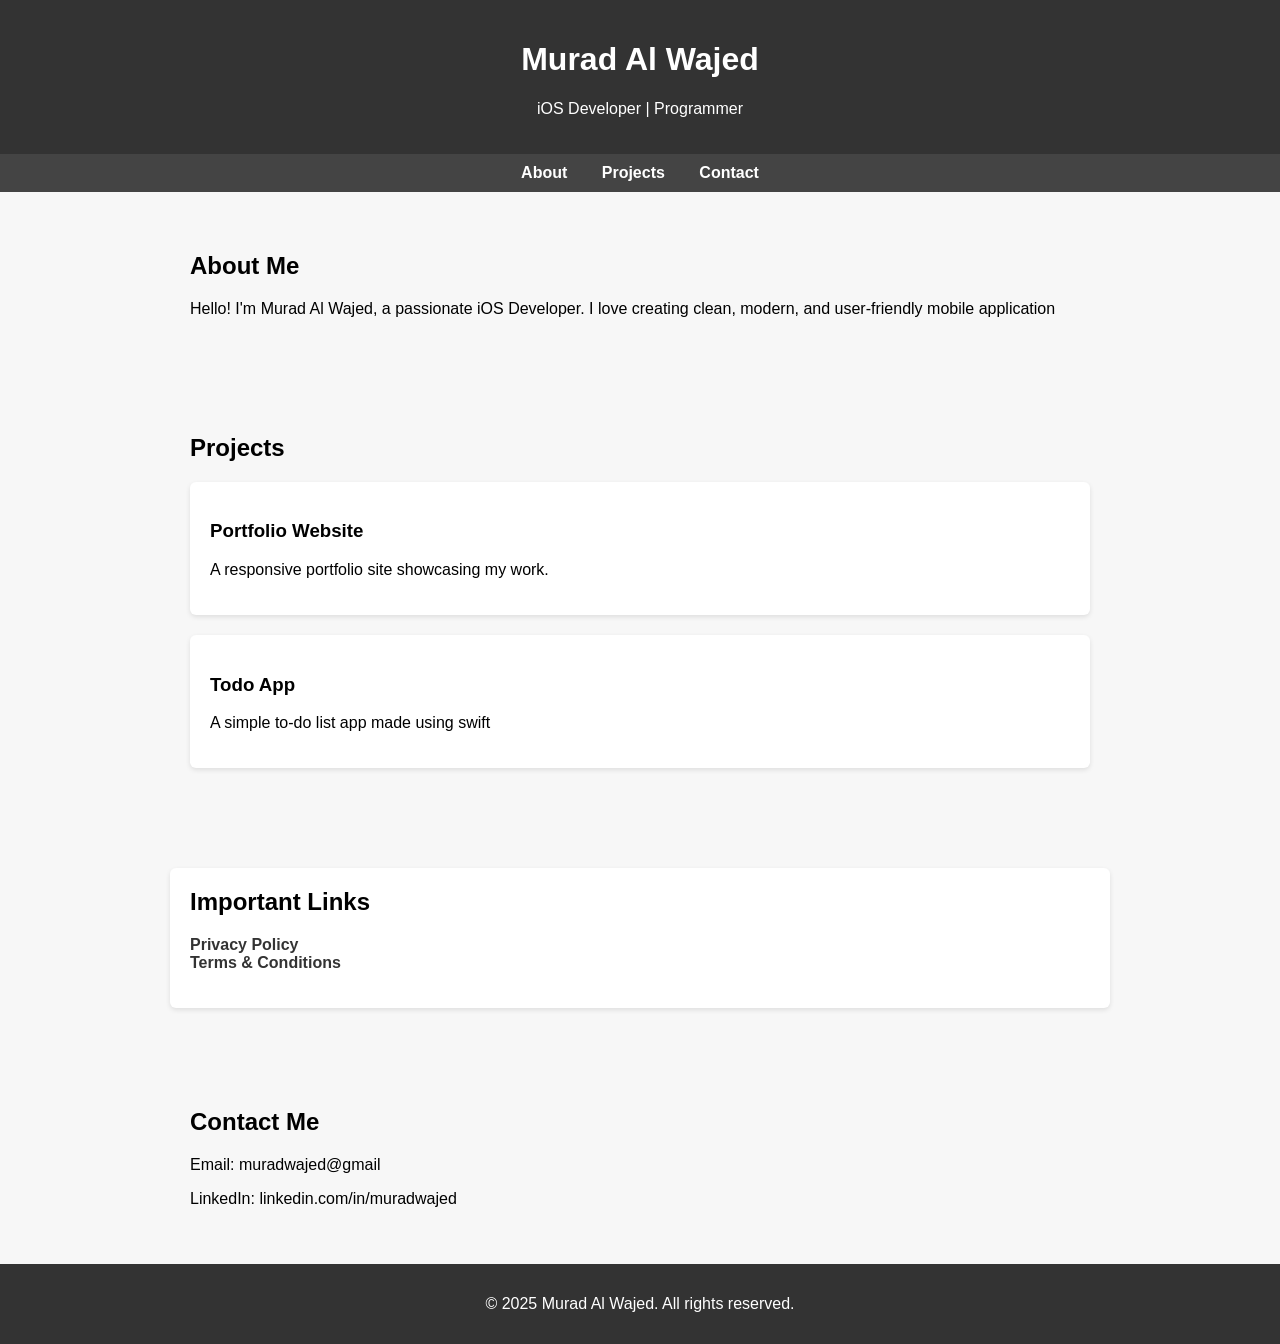
<file: index.html>
<!DOCTYPE html>
<html lang="en">
<head>
    <meta charset="UTF-8">
    <meta name="viewport" content="width=device-width, initial-scale=1.0">
    <title>My Portfolio</title>
    <style>
        body {
            font-family: Arial, sans-serif;
            margin: 0;
            padding: 0;
            background-color: #f7f7f7;
        }
        header {
            background-color: #333;
            color: white;
            padding: 20px 0;
            text-align: center;
        }
        nav {
            background-color: #444;
            padding: 10px;
            text-align: center;
        }
        nav a {
            color: white;
            text-decoration: none;
            margin: 0 15px;
            font-weight: bold;
        }
        section {
            padding: 40px;
            max-width: 900px;
            margin: auto;
        }
        .project {
            background: white;
            padding: 20px;
            margin-bottom: 20px;
            border-radius: 6px;
            box-shadow: 0px 2px 5px rgba(0,0,0,0.1);
        }
        footer {
            background-color: #333;
            color: white;
            text-align: center;
            padding: 15px 0;
        }
        #links {
    background: white;
    padding: 20px;
    margin: 40px auto;
    max-width: 900px;
    border-radius: 6px;
    box-shadow: 0px 2px 5px rgba(0,0,0,0.1);
}
#links h2 {
    margin-top: 0;
}
#links a {
    text-decoration: none;
    color: #333;
    font-weight: bold;
}
#links a:hover {
    color: #007BFF;
}

    </style>
</head>
<body>

<header>
    <h1>Murad Al Wajed</h1>
    <p>iOS Developer | Programmer</p>
</header>

<nav>
    <a href="#about">About</a>
    <a href="#projects">Projects</a>
    <a href="#contact">Contact</a>
</nav>

<section id="about">
    <h2>About Me</h2>
    <p>Hello! I'm Murad Al Wajed, a passionate iOS Developer. I love creating clean, modern, and user-friendly mobile application</p>
</section>

<section id="projects">
    <h2>Projects</h2>
    
    <div class="project">
        <h3>Portfolio Website</h3>
        <p>A responsive portfolio site showcasing my work.</p>
    </div>
    
    <div class="project">
        <h3>Todo App</h3>
        <p>A simple to-do list app made using swift</p>
    </div>
</section>

    <section id="links">
    <h2>Important Links</h2>
    <ul style="list-style: none; padding-left: 0;">
        <li><a href="privacy-policy.html" target="_blank">Privacy Policy</a></li>
        <li><a href="terms-and-conditions.html" target="_blank">Terms & Conditions</a></li>
    </ul>
</section>
    
<section id="contact">
    <h2>Contact Me</h2>
    <p>Email: muradwajed@gmail</p>
    <p>LinkedIn: linkedin.com/in/muradwajed</p>
</section>

<footer>
    <p>© 2025 Murad Al Wajed. All rights reserved.</p>
</footer>

</body>
</html>
</file>
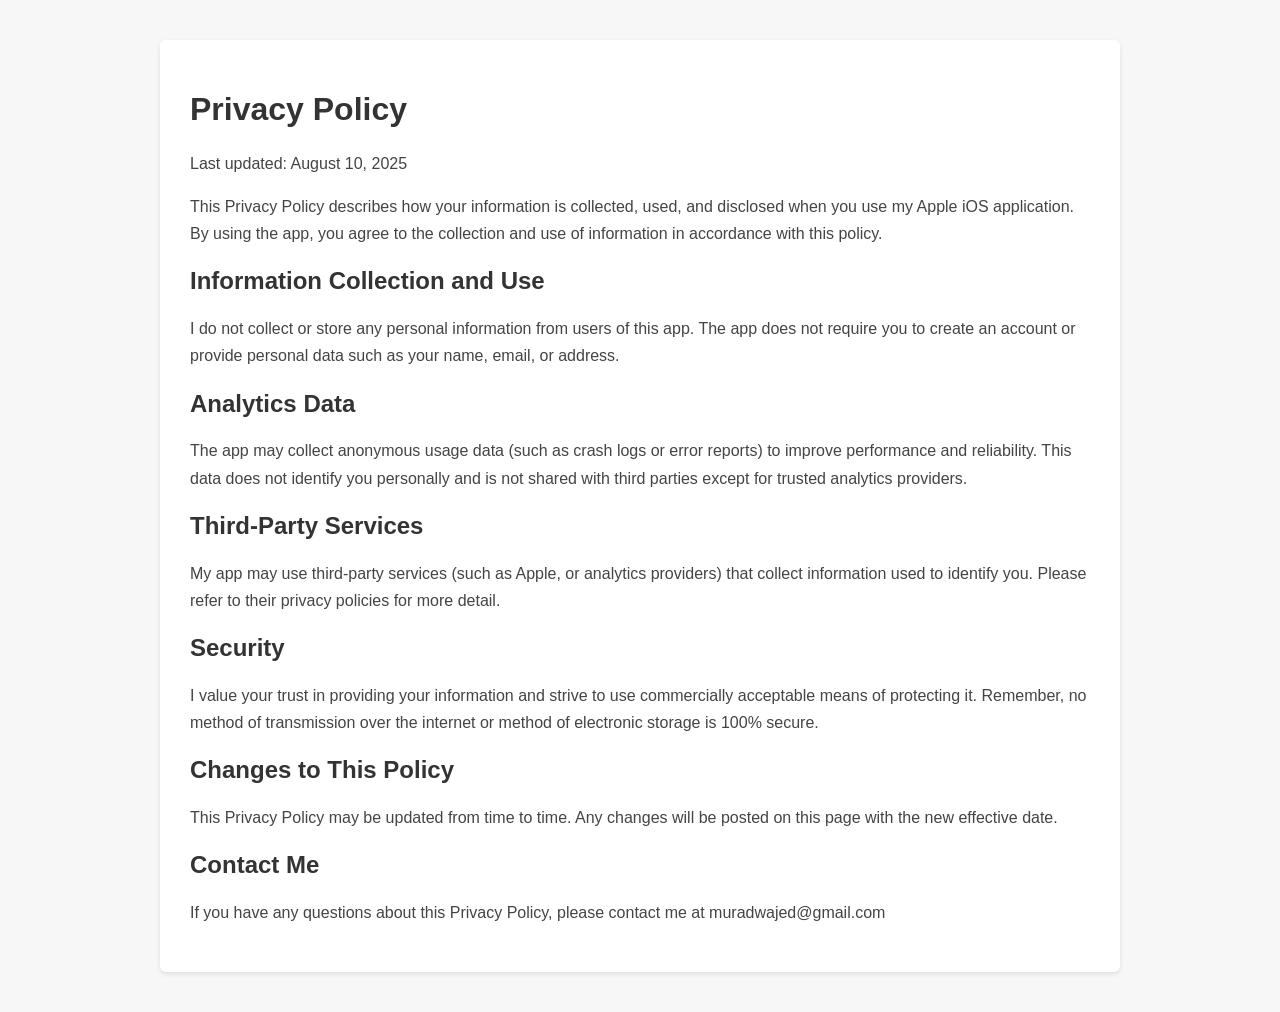
<file: privacy-policy.html>
<!DOCTYPE html>
<html lang="en">
<head>
    <meta charset="UTF-8">
    <meta name="viewport" content="width=device-width, initial-scale=1.0">
    <title>Privacy Policy</title>
    <style>
        body {
            font-family: Arial, sans-serif;
            background-color: #f7f7f7;
            margin: 0;
            padding: 0;
        }
        .policy-container {
            background: white;
            max-width: 900px;
            margin: 40px auto;
            padding: 30px;
            border-radius: 6px;
            box-shadow: 0px 2px 5px rgba(0,0,0,0.1);
        }
        h1, h2 {
            color: #333;
        }
        p {
            line-height: 1.7;
            color: #444;
        }
    </style>
</head>
<body>
    <div class="policy-container">
        <h1>Privacy Policy</h1>
        <p>Last updated: August 10, 2025</p>

        <p>
            This Privacy Policy describes how your information is collected, used, and disclosed when you use my Apple iOS application. By using the app, you agree to the collection and use of information in accordance with this policy.
        </p>

        <h2>Information Collection and Use</h2>
        <p>
            I do not collect or store any personal information from users of this app. The app does not require you to create an account or provide personal data such as your name, email, or address.
        </p>

        <h2>Analytics Data</h2>
        <p>
            The app may collect anonymous usage data (such as crash logs or error reports) to improve performance and reliability. This data does not identify you personally and is not shared with third parties except for trusted analytics providers.
        </p>

        <h2>Third-Party Services</h2>
        <p>
            My app may use third-party services (such as Apple, or analytics providers) that collect information used to identify you. Please refer to their privacy policies for more detail.
        </p>

        <h2>Security</h2>
        <p>
            I value your trust in providing your information and strive to use commercially acceptable means of protecting it. Remember, no method of transmission over the internet or method of electronic storage is 100% secure.
        </p>

        <h2>Changes to This Policy</h2>
        <p>
            This Privacy Policy may be updated from time to time. Any changes will be posted on this page with the new effective date.
        </p>

        <h2>Contact Me</h2>
        <p>
            If you have any questions about this Privacy Policy, please contact me at muradwajed@gmail.com
        </p>
    </div>
</body>
</html>
</file>
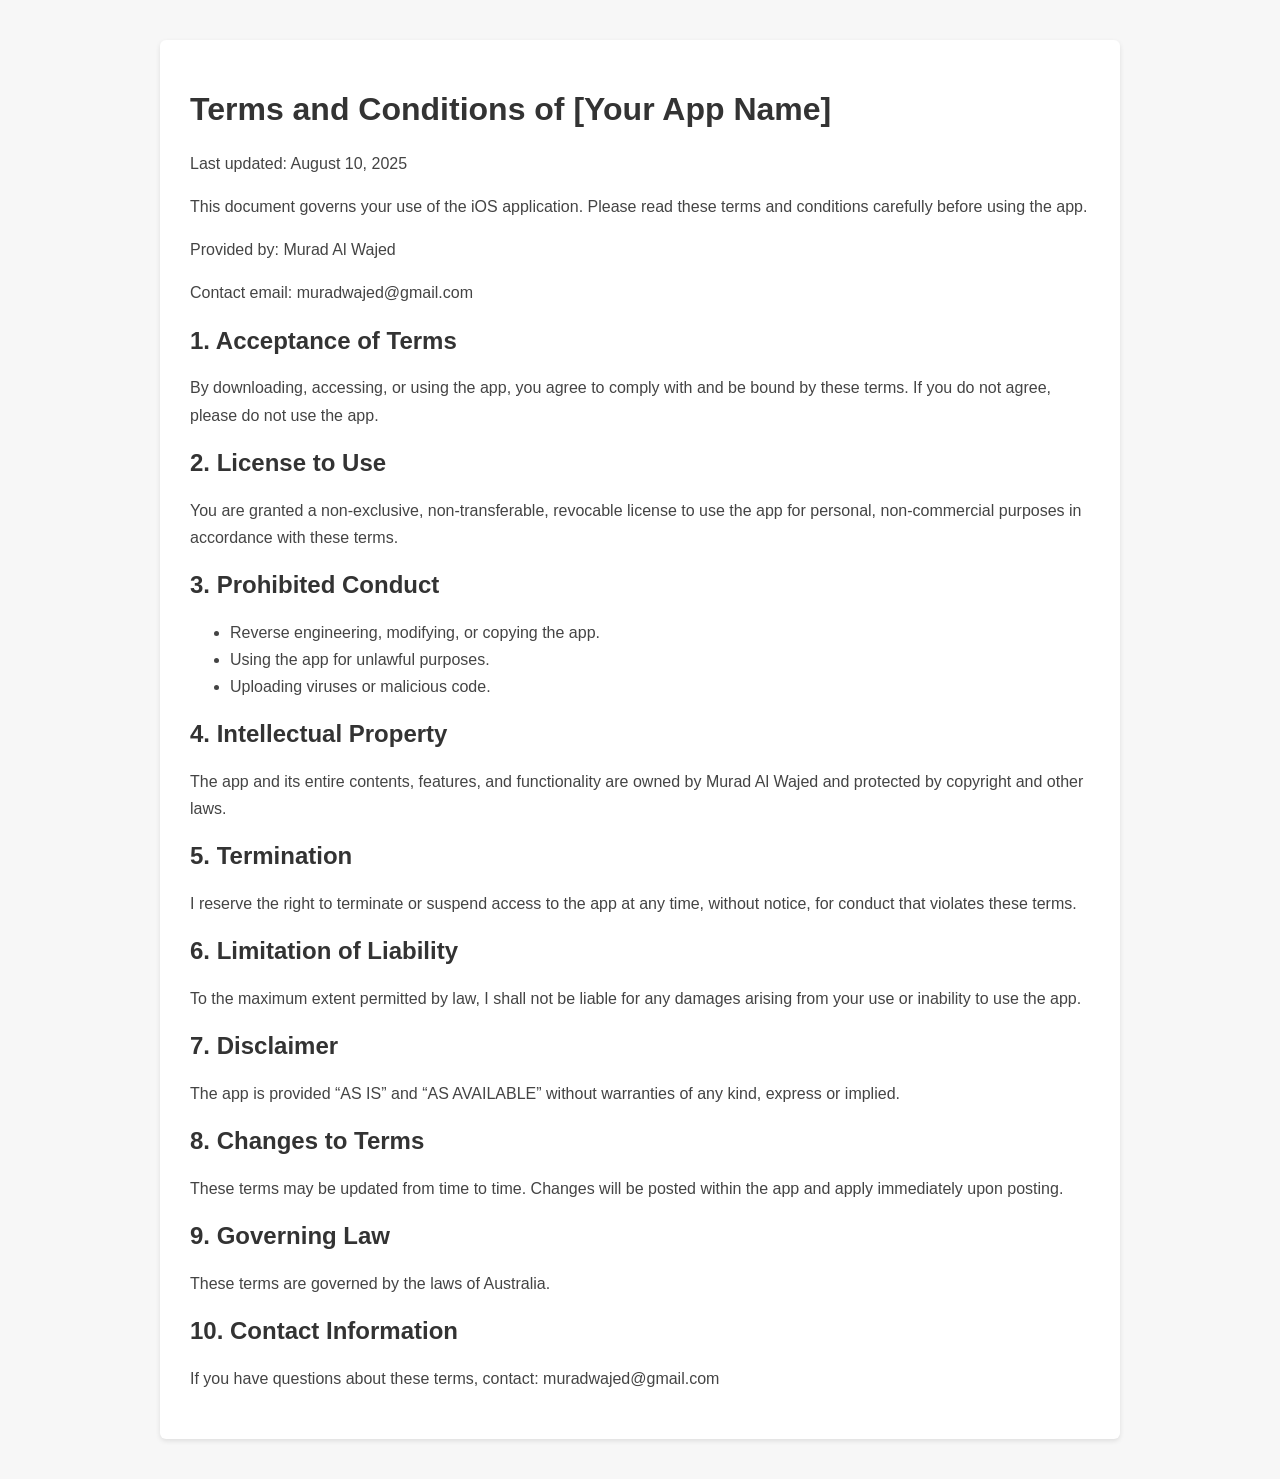
<file: terms-and-conditions.html>
<!DOCTYPE html>
<html lang="en">
<head>
    <meta charset="UTF-8">
    <meta name="viewport" content="width=device-width, initial-scale=1.0">
    <title>Terms and Conditions</title>
    <style>
        body {
            font-family: Arial, sans-serif;
            background-color: #f7f7f7;
            margin: 0;
            padding: 0;
        }
        .terms-container {
            background: white;
            max-width: 900px;
            margin: 40px auto;
            padding: 30px;
            border-radius: 6px;
            box-shadow: 0px 2px 5px rgba(0,0,0,0.1);
        }
        h1, h2 {
            color: #333;
        }
        p, ul {
            color: #444;
            line-height: 1.7;
        }
    </style>
</head>
<body>
<div class="terms-container">
    <h1>Terms and Conditions of [Your App Name]</h1>
    <p>Last updated: August 10, 2025</p>
    <p>This document governs your use of the iOS application. Please read these terms and conditions carefully before using the app.</p>
    <p>Provided by: Murad Al Wajed</p>
    <p>Contact email: muradwajed@gmail.com</p>

    <h2>1. Acceptance of Terms</h2>
    <p>By downloading, accessing, or using the app, you agree to comply with and be bound by these terms. If you do not agree, please do not use the app.</p>
    
    <h2>2. License to Use</h2>
    <p>You are granted a non-exclusive, non-transferable, revocable license to use the app for personal, non-commercial purposes in accordance with these terms.</p>
    
    <h2>3. Prohibited Conduct</h2>
    <ul>
        <li>Reverse engineering, modifying, or copying the app.</li>
        <li>Using the app for unlawful purposes.</li>
        <li>Uploading viruses or malicious code.</li>
    </ul>
    
    <h2>4. Intellectual Property</h2>
    <p>The app and its entire contents, features, and functionality are owned by Murad Al Wajed and protected by copyright and other laws.</p>
    
    <h2>5. Termination</h2>
    <p>I reserve the right to terminate or suspend access to the app at any time, without notice, for conduct that violates these terms.</p>
    
    <h2>6. Limitation of Liability</h2>
    <p>To the maximum extent permitted by law, I shall not be liable for any damages arising from your use or inability to use the app.</p>
    
    <h2>7. Disclaimer</h2>
    <p>The app is provided “AS IS” and “AS AVAILABLE” without warranties of any kind, express or implied.</p>
    
    <h2>8. Changes to Terms</h2>
    <p>These terms may be updated from time to time. Changes will be posted within the app and apply immediately upon posting.</p>
    
    <h2>9. Governing Law</h2>
    <p>These terms are governed by the laws of Australia.</p>
    
    <h2>10. Contact Information</h2>
    <p>If you have questions about these terms, contact: muradwajed@gmail.com</p>
</div>
</body>
</html>
</file>
